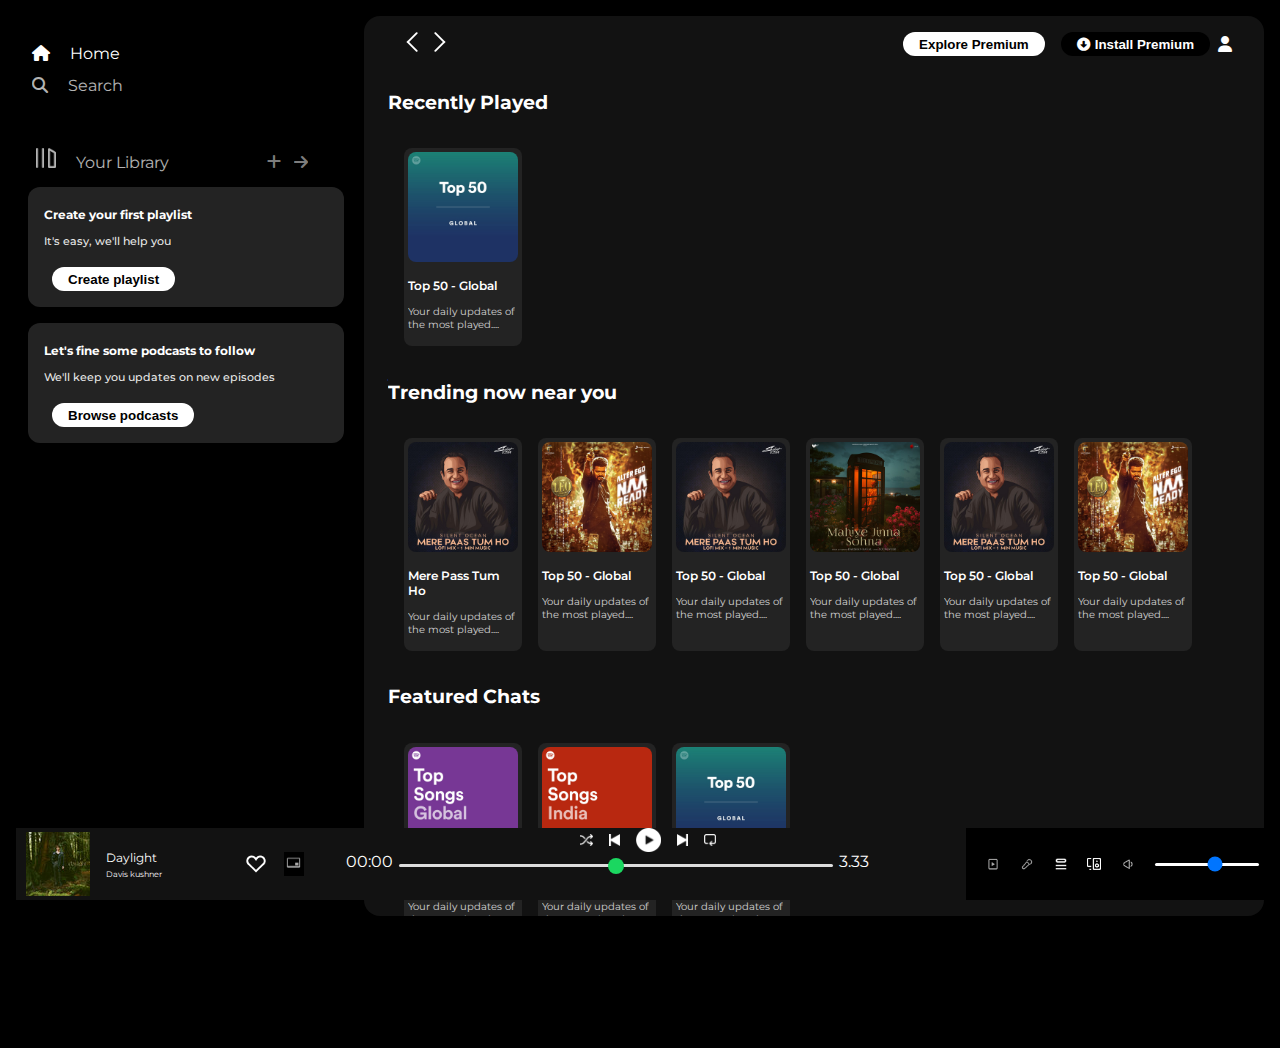
<file: index.html>
<!DOCTYPE html>
<html lang="en">
<head>
    <meta charset="UTF-8">
    <meta name="viewport" content="width=device-width, initial-scale=1.0">
    <title>Spotify - Web Player: Music for everyone</title>
    <link rel="stylesheet" href="https://cdnjs.cloudflare.com/ajax/libs/font-awesome/6.7.2/css/all.min.css" integrity="sha512-Evv84Mr4kqVGRNSgIGL/F/aIDqQb7xQ2vcrdIwxfjThSH8CSR7PBEakCr51Ck+w+/U6swU2Im1vVX0SVk9ABhg==" crossorigin="anonymous" referrerpolicy="no-referrer" />
    <link rel="stylesheet" href="style.css">
    <link rel="icon" href="./assets/logo.png">
    <link rel="preconnect" href="https://fonts.googleapis.com">
    <link rel="preconnect" href="https://fonts.gstatic.com" crossorigin>
    <link href="https://fonts.googleapis.com/css2?family=Montserrat:wght@300;400;500;600;700&display=swap" rel="stylesheet">

</head>

<body>
    <div class="main">
        <div class="sidebar">
            <div class="nav">
                <div class="nav-option" style="opacity: 1;">
                    <i class="fa-solid fa-house" ></i>
                    <a href="#">Home</a>
                    </div>
                    <div class="nav-option">
                    <i class="fa-solid fa-magnifying-glass"></i>
                    <a href="#">Search</a>
                </div>
            </div>
            <div class="library">
                <div class="options">
                <div class="lib-option nav-option ">
                    <img src="./assets/library_icon.png">
                    <a href="#">Your Library</a>
                </div>
            <div class="icons">
                <i class="fa-solid fa-plus"></i>
                <i class="fa-solid fa-arrow-right"></i>
            </div>
            </div>
           <div class="lib-box">
            <div class="box">
                <p class="box-p1">Create your first playlist</p>
                <p class="box-p2">It's easy, we'll help you </p>
                <button class="badge">Create playlist</button>
            </div>
            <div class="box">
                <p class="box-p1">Let's fine some podcasts to follow</p>
                <p class="box-p2">We'll keep you updates on new episodes </p>
                <button class="badge">Browse podcasts</button>
            </div>
           </div>
            </div>
        </div>
        <div class="main-content">
            <div class="sticky-nav">
                <div class="sticky-nav-icons"><img src="./assets/backward_icon.png">
                <img src="./assets/forward_icon.png" class="hide"> 
            </div>
                <div class="sticky-nav-options">
                    <button class="badge nav-item hide">Explore Premium</button>
                    <button class="badge nav-item dark-badge"><i class="fa-solid fa-circle-down" style="margin-right: 5px;"></i>Install Premium</button>
                    <i class="fa-solid fa-user nav-item"></i>
                </div>
            </div>
            <h3>Recently Played</h3>
                <div class="cards-container">
                    <div class="card">
                        <img src="assets/card1img.jpeg" class="card-img">
                        <p class="card-title">Top 50 - Global</p>
                        <p class="card-info">Your daily updates of the most played.... </p>
                    </div>
                </div>
            <h3>Trending now near you</h3>
               
                <div class="cards-container">
                    <div class="card">
                        <img src="assets/card3img.jpeg" class="card-img">
                        <p class="card-title">Mere Pass Tum Ho</p>
                        <p class="card-info">Your daily updates of the most played.... </p>
                    </div>
               
                    <div class="card">
                        <img src="assets/card4img.jpeg" class="card-img">
                        <p class="card-title">Top 50 - Global</p>
                        <p class="card-info">Your daily updates of the most played.... </p>
                    </div>
           
                    <div class="card">
                        <img src="assets/card3img.jpeg" class="card-img">
                        <p class="card-title">Top 50 - Global</p>
                        <p class="card-info">Your daily updates of the most played.... </p>
                    </div>
              
                    <div class="card">
                        <img src="assets/card2img.jpeg" class="card-img">
                        <p class="card-title">Top 50 - Global</p>
                        <p class="card-info">Your daily updates of the most played.... </p>
                    </div>
                 
                    <div class="card">
                        <img src="assets/card3img.jpeg" class="card-img">
                        <p class="card-title">Top 50 - Global</p>
                        <p class="card-info">Your daily updates of the most played.... </p>
                    </div>
         
                    <div class="card">
                        <img src="assets/card4img.jpeg" class="card-img">
                        <p class="card-title">Top 50 - Global</p>
                        <p class="card-info">Your daily updates of the most played.... </p>
                    </div>
                    </div>
                <h3> Featured Chats</h3>
                <div class="cards-container">
                    <div class="card">
                        <img src="assets/card5img.jpeg" class="card-img">
                        <p class="card-title">Top Songs - India</p>
                        <p class="card-info">Your daily updates of the most played.... </p>
                    </div>
                    <div class="card">
                        <img src="assets/card6img.jpeg" class="card-img">
                        <p class="card-title">Top 50 - Global</p>
                        <p class="card-info">Your daily updates of the most played.... </p>
                    </div>
                    <div class="card">
                        <img src="assets/card1img.jpeg" class="card-img">
                        <p class="card-title">Top 50 - Global</p>
                        <p class="card-info">Your daily updates of the most played.... </p>
                    </div>
            </div>
          <div class="footer">
            <div class="line">

            </div>
          </div>
        </div>
        <div class="music-player">
            <div class="album">
                <img src="./assets/album_picture.jpeg" class="album-img">
            <div class="album-song">
                <p class="song-name">Daylight</p>
                <p class="artist-name">Davis kushner</p>
                </div>
            <div class="album-icons">
                <img src="./assets/album_icon1.png" class="like">
                <img src="./assets/album_icon2.png">
            </div>
         </div>
            <div class="player">
                <div class="player-controls">
                    <img src="/assets/player_icon1.png" class="player-control-icon">
                    <img src="/assets/player_icon2.png"class="player-control-icon">
                    <img src="/assets/player_icon3.png" class="player-control-icon" style="opacity: 1; height: 1.5rem;">
                    <img src="/assets/player_icon4.png" class="player-control-icon">
                    <img src="/assets/player_icon5.png" class="player-control-icon">
                </div>
                <div class="player-bar">
                    <span class="curr-time">00:00</span>
                    <input type="range" min="0" max="100" class="progress-bar">
                    <span class="tot-time">3.33</span>
                </div>
            </div>
            <div class="controls">
                <div class="controls-icons">
                <img src="./assets/controls_icon1.png" class="icon-box">
                <img src="./assets/controld_icon2.png" class="icon-box">
                <img src="./assets/controls_icon3.png" class="icon-box" style="height: 1rem;;" >
                <img src="./assets/controls_icon4.png" class="icon-box" style="height: 0.75rem; ">
                <img src="./assets/controls_icon5.png" class="icon-box">
               
                
                <input type="range" class="volume-range">                
                </div>
            </div>
        </div>
    </div>
</body>
</html>
</file>
<file: style.css>
body {
    font-family: 'Montserrat', sans-serif;
    margin: 0;
    background-color: #000;
    color: #fff;
    overflow: hidden;
  }
  .main{
    display: flex;
    height: 100vh;
    padding:1rem ;
  }

  .sidebar{
    background-color:#000;
    width: 340px;
    border-radius: 1rem; /*16px*/
    margin-right:0.5rem ;
  }

.main-content{
  background-color: #121212;
   flex: 1;
   border-radius: 1rem;
   overflow: auto;
   padding: 0 1.5rem 0 1.5rem;
}

.music-player{
    background-color: #121212;
    position: fixed;
    bottom: 0;
    width: 100%;
    height: 72px;
}

a{
  text-decoration: none;
  color: #fff;
}
 .nav{
  background-color: #000;
  border-radius: 1rem;
  display: flex;
  flex-direction: column;
  justify-content: center;
  height: 100px;
  padding: 0.25rem 0.5rem;
 }
 .nav-option{
  line-height: 1.5rem;
  opacity: 0.7;
  padding: 0.25rem 0.5rem ;
 }
 .nav-option:hover{
  opacity: 1;
 }
 .nav-option i{
  font-size: 1rem;
 }

 .nav-option a{
  font-size: 1rem;
  margin-left: 1rem;
 }
.library{
  border-color: #121212;
  border-radius: 1rem;
  height: 100%;
  margin-top: 1rem;
  padding:0.25rem 0.75rem ;

}
.options{
  display:flex ;
  justify-content: space-between;
  align-items: center;
}
.lib-option img{
  height: 1.25rem;
  width: 1.25rem;
}
.icons{
  font-size: 1rem;
  opacity: 0.7;
  margin-right: 1.5rem ;
  display: flex;
}
.icons i{
    opacity: 0.7;
  margin-right: 0.75rem ;
}
.icons i:hover{
  opacity: 1;
}

.box{
  background-color: #232323;
  height: 6.5rem;
  border-radius: 0.75rem;
  margin: 0.5rem 0 1rem 0;
  padding: 0.5rem 1rem;
 
}
.box-p1{
  font-size: 0.75rem;
  font-weight: 700;
}
.box-p2{
  font-size: 0.7rem;
  opacity: 0.9;
  font-weight: 500;
}
.badge{
  background-color: #fff;
  border: none;
  border-radius: 100px;
  padding: 0.2rem 1rem ;
  font-weight: 700;
  margin: 0.5rem;
  height: 1.5rem;
  width: fit-content;
}

.dark-badge{
  background-color: #000;
  color: #fff;
}
.sticky-nav{
position: sticky;  
top: 0;
background-color: #121212;
display: flex;
justify-content: space-between;
align-items: center;
padding: 0.5rem 0 0.5rem 0;
z-index: 1;
}
.sticky-nav-icons {
  margin-left: 0.75rem ;

}

.sticky-nav-options{
  display: flex;
  justify-content: center;
  align-items: center;

}
.nav-item{
  margin-right: 0.5rem;
}

@media (max-width: 1000px){
  .hide{
    display: none;
  }

}

.card{
  background-color: #232323;
  width: 110px;
  border-radius: 0.5rem;
  padding: 0.25rem;
  margin-left: 1rem;
  margin-top: 1rem;
  margin-bottom: 1rem;
}
.cards-container{
  display: flex;
  flex-wrap: wrap;

}
.card img{
  width: 100%;
  border-radius: 0.5rem;
}
.card-title{
  font-weight: 600;
  font-size: 0.75rem;
}
.card-info{
  font-size: 0.65rem;
  opacity: 0.8;
}

.footer{
  height: 200px;
  display: flex;
  align-items: center;
  justify-content: center;
}
.line{
  width: 90%;
  height: 50%;
  border-top: 1px solid white ;
  opacity: 0.4;
}

.music-player{
  display: flex;
  
}
.album{
  width: 25%;
  display: flex;
  align-items: center;
  justify-content: space-between;
  background-color: #121212;
  padding: 10px;
  color: white;

}

.album-song{
  display: flex;
  flex-direction: column;
  justify-content: center;
  flex-grow: 1;
 
}

.song-name{
  margin: 0;
  font-weight: 600px;
  font-size: 0.75rem;
  padding-top: 0.25rem;
  padding-left: 1rem;
}

.artist-name{
  margin: 0;
  font-size: 0.5rem;
  padding: 0.25rem;
  padding-left: 1rem;
  
}

.album-icons{
  display: flex;
  height: 1.5rem;
  padding-right: 2rem;
  
}
.like{
  padding-right: 1rem;
}

.player{
  width: 50%;
 
  
}
.player-controls{
   display: flex;
   justify-content: center;
   align-items: center;
  
}


.player-control-icon{
  height: 0.75rem;
   margin-right: 1rem ;
}

.player-control-icon:hover{
 opacity: 1; 
}

.playback-bar{
  display: flex;
  justify-content: center;
  align-items: center  ;
}
.progress-bar{
  width: 70%;
  appearance: none;
  background-color: transparent;
  cursor: pointer;
}
.progress-bar::-webkit-slider-runnable-track{
  background-color: #ddd;
  border-radius: 100px;
  height: 0.2rem;
}
.progress-bar::-webkit-slider-thumb{
  appearance: none;
  height: 1rem;
  width: 1rem;
  background-color: #1bd760;
  border-radius: 50%;
  margin-top: -6px;
}

.controls{
  display: flex;
  align-items: center;
  justify-content: space-evenly;
  padding: 10px;
  background-color: #000;
  width: 25%;
  

}
.controls-icons{
  width: 100%;
  display: flex;
 gap :0.75px;
 align-items: center;
  justify-content: space-around;
  padding-right: 1rem;
}
.icon-box{
  
  height: 1.5rem;
  display: flex;
  justify-content: center;
}
.volume-range{
  width: 30%;
  height: 3px;
  padding-left: 1rem;
  border-radius: 3px;
  background: #fff;
  appearance: none;
}
</file>
